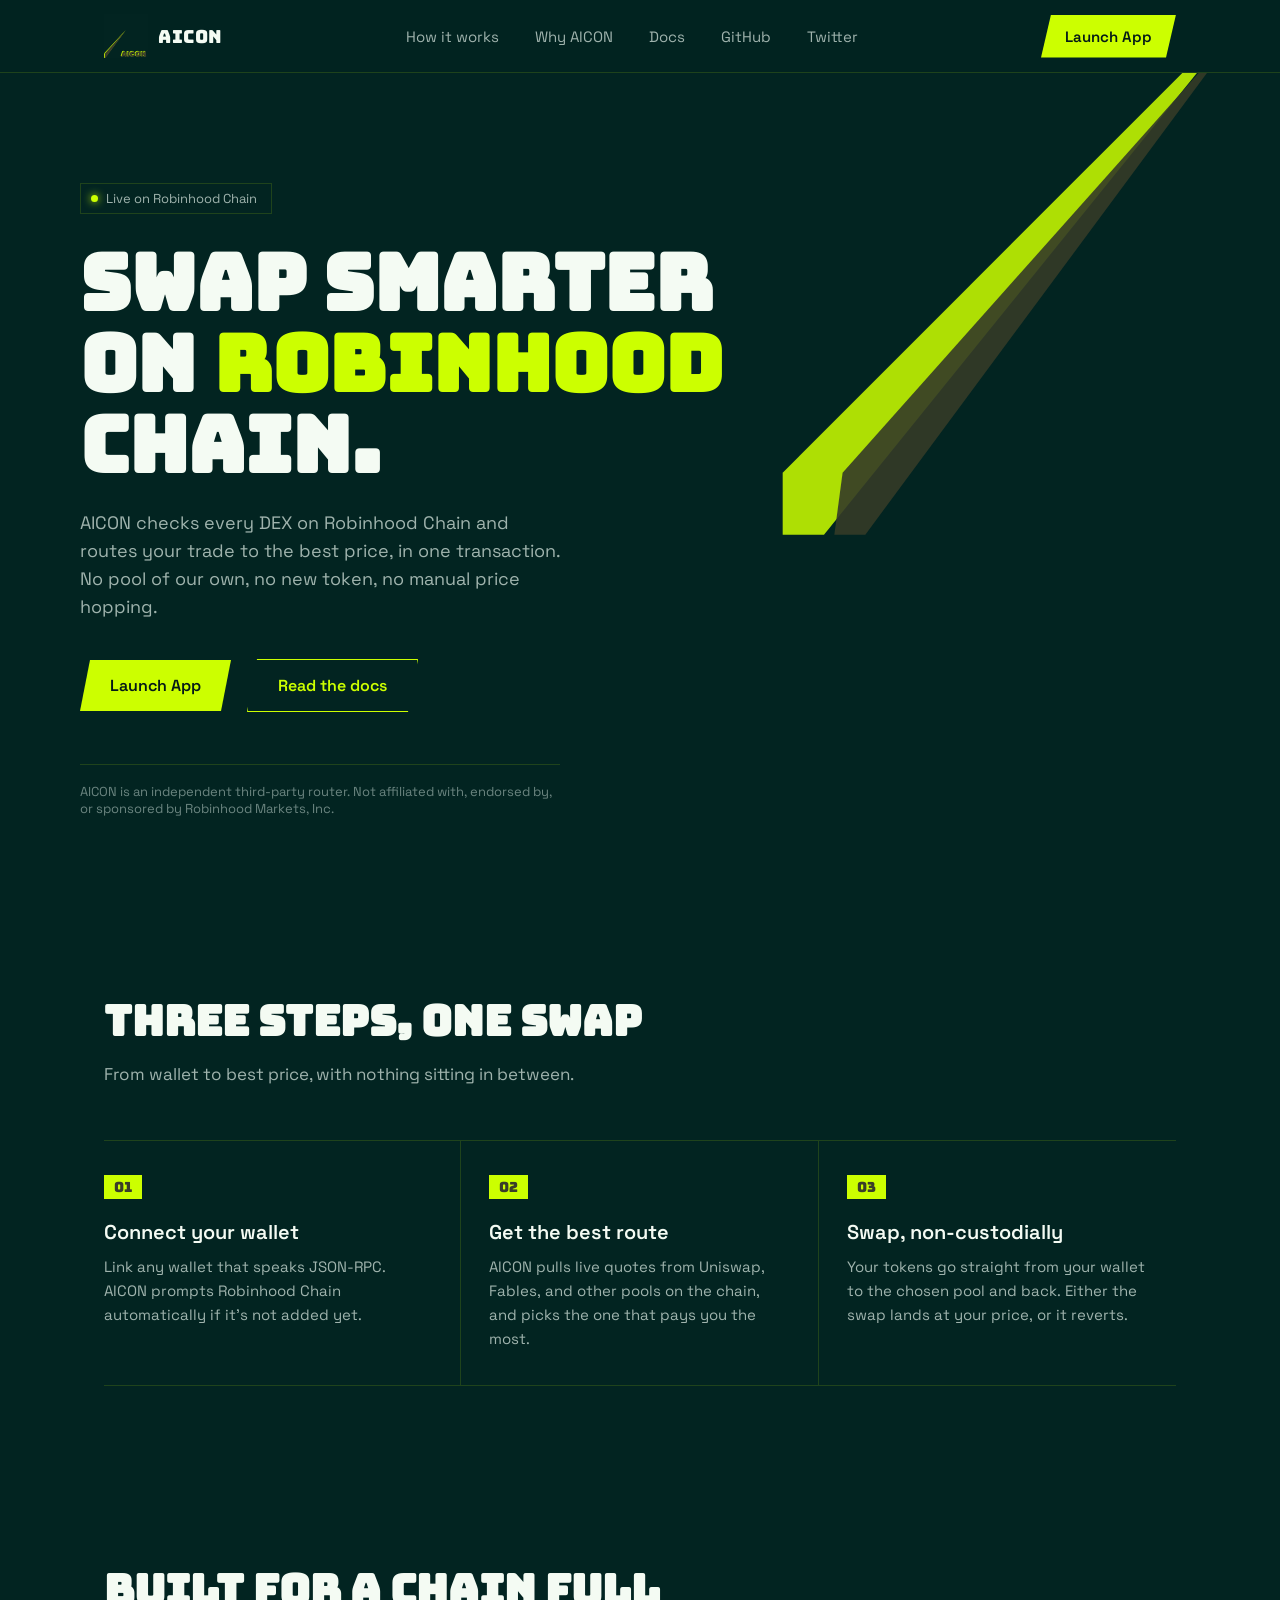
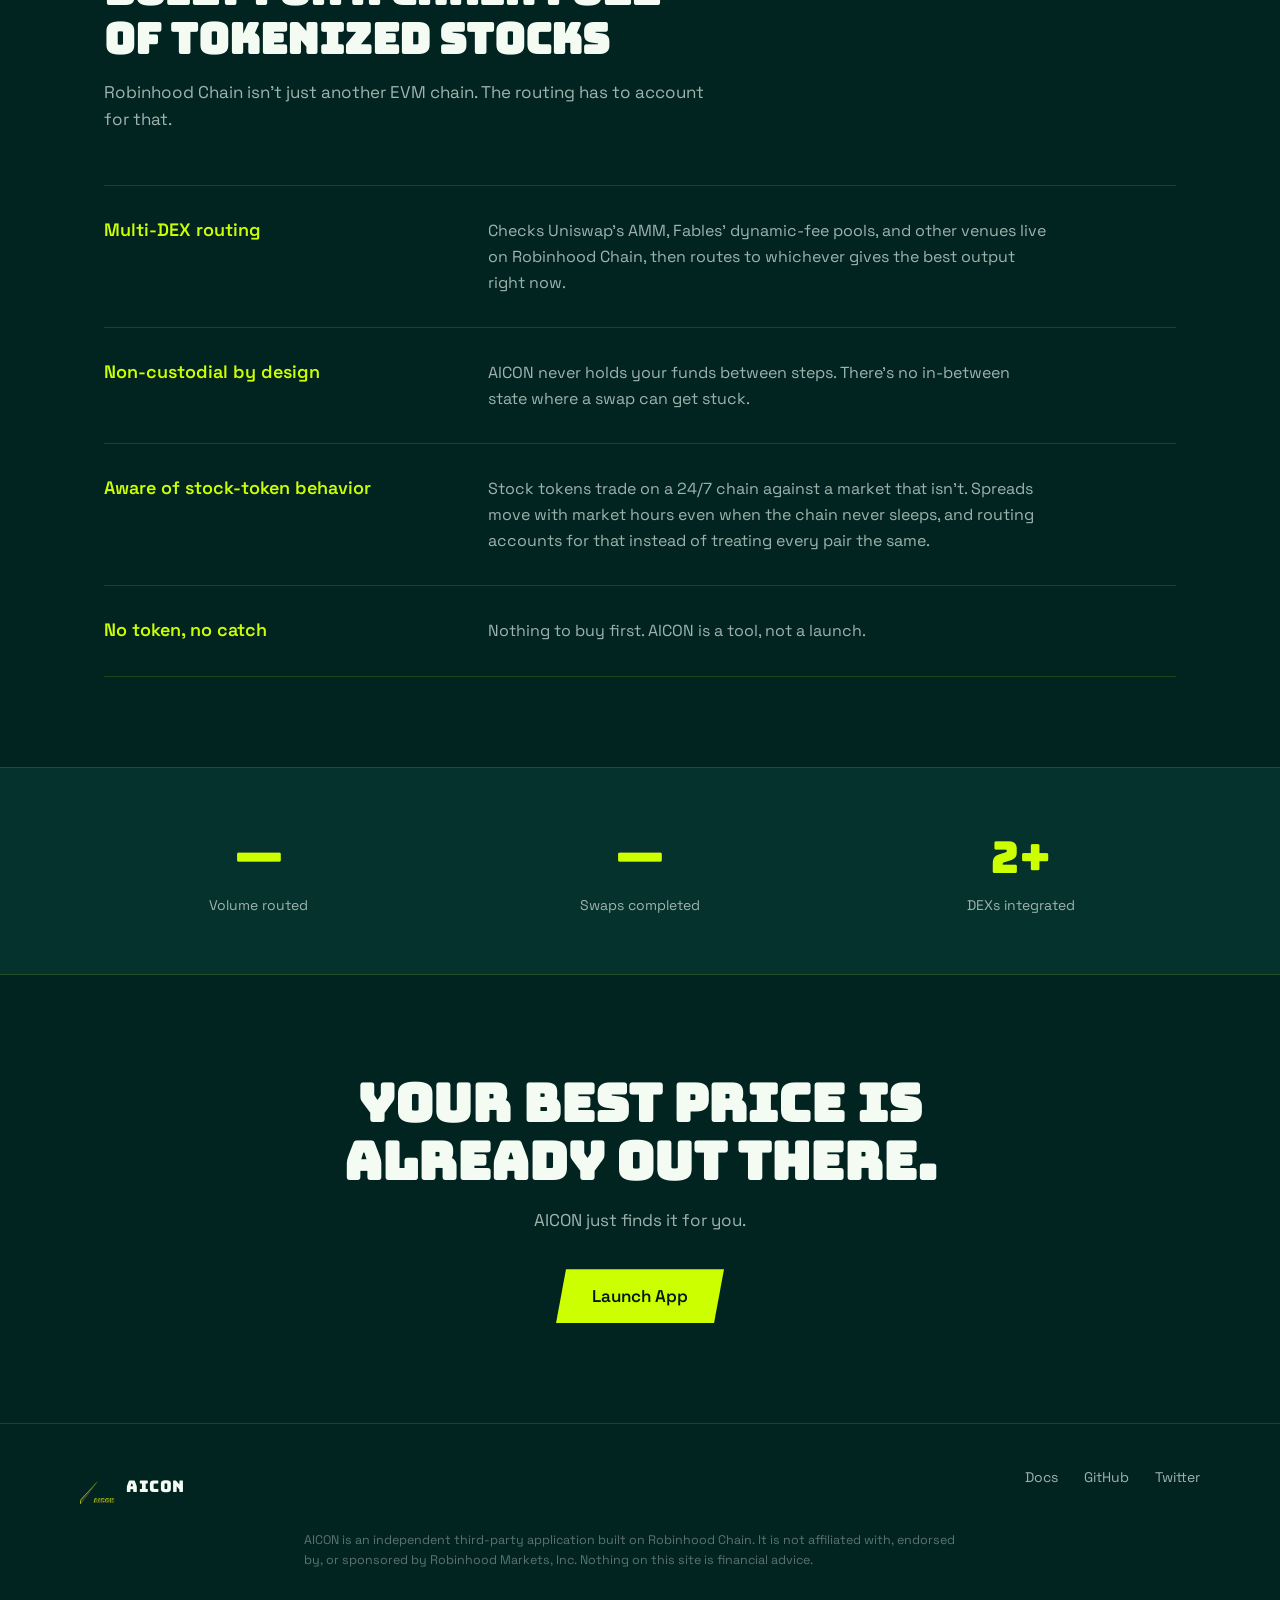
<file: index.html>
<!DOCTYPE html>
<html lang="en">
<head>
<meta charset="UTF-8">
<meta name="viewport" content="width=device-width, initial-scale=1.0">
<title>AICON — Swap smarter on Robinhood Chain</title>
<meta name="description" content="AICON is a non-custodial swap router on Robinhood Chain. It checks every DEX on the chain and routes your trade to the best price, in one transaction.">
<meta property="og:title" content="AICON — Swap smarter on Robinhood Chain">
<meta property="og:description" content="Non-custodial swap router on Robinhood Chain. Best price across every DEX, one transaction.">
<meta property="og:image" content="assets/logo.svg">
<meta name="twitter:card" content="summary_large_image">
<meta name="twitter:site" content="@aicon_hood">
<link rel="icon" type="image/svg+xml" href="assets/logo.svg">
<link rel="preconnect" href="https://fonts.googleapis.com">
<link rel="preconnect" href="https://fonts.gstatic.com" crossorigin>
<link href="https://fonts.googleapis.com/css2?family=Bungee&family=Space+Grotesk:wght@400;500;600;700&display=swap" rel="stylesheet">
<link rel="stylesheet" href="assets/style.css">
</head>
<body>

<header>
  <nav>
    <a href="/" class="logo-mark">
      <img src="assets/logo.svg" alt="AICON logo">
      <span>AICON</span>
    </a>
    <div class="nav-links">
      <a href="#how">How it works</a>
      <a href="#features">Why AICON</a>
      <a href="/docs">Docs</a>
      <a href="https://github.com/aiconhood" target="_blank" rel="noopener">GitHub</a>
      <a href="https://x.com/aicon_hood" target="_blank" rel="noopener">Twitter</a>
    </div>
    <div class="nav-cta">
      <a href="/app" class="btn">Launch App</a>
    </div>
  </nav>
</header>

<section class="hero">
  <div class="hero-bg-streak">
    <svg viewBox="0 0 600 600" fill="none" xmlns="http://www.w3.org/2000/svg">
      <path d="M480 40L60 560H20V500L480 40Z" fill="#CCFF00" fill-opacity="0.95"/>
      <path d="M470 60L100 560H70L78 500L470 60Z" fill="#3A3E29" fill-opacity="0.9"/>
    </svg>
  </div>
  <div class="hero-inner">
    <div class="eyebrow-tag"><span class="dot"></span>Live on Robinhood Chain</div>
    <h1>Swap smarter<br>on <span class="lime">Robinhood</span><br>Chain.</h1>
    <p class="lead">AICON checks every DEX on Robinhood Chain and routes your trade to the best price, in one transaction. No pool of our own, no new token, no manual price hopping.</p>
    <div class="hero-actions">
      <a href="/app" class="btn">Launch App</a>
      <a href="/docs" class="btn btn-outline">Read the docs</a>
    </div>
    <div class="hero-disclaimer">
      AICON is an independent third-party router. Not affiliated with, endorsed by, or sponsored by Robinhood Markets, Inc.
    </div>
  </div>
</section>

<section class="section" id="how">
  <div class="wrap">
    <div class="section-head">
      <h2>Three steps, one swap</h2>
      <p>From wallet to best price, with nothing sitting in between.</p>
    </div>
    <div class="steps">
      <div class="step">
        <span class="step-index">01</span>
        <h3>Connect your wallet</h3>
        <p>Link any wallet that speaks JSON-RPC. AICON prompts Robinhood Chain automatically if it's not added yet.</p>
      </div>
      <div class="step">
        <span class="step-index">02</span>
        <h3>Get the best route</h3>
        <p>AICON pulls live quotes from Uniswap, Fables, and other pools on the chain, and picks the one that pays you the most.</p>
      </div>
      <div class="step">
        <span class="step-index">03</span>
        <h3>Swap, non-custodially</h3>
        <p>Your tokens go straight from your wallet to the chosen pool and back. Either the swap lands at your price, or it reverts.</p>
      </div>
    </div>
  </div>
</section>

<section class="section" id="features">
  <div class="wrap">
    <div class="section-head">
      <h2>Built for a chain full of tokenized stocks</h2>
      <p>Robinhood Chain isn't just another EVM chain. The routing has to account for that.</p>
    </div>
    <div class="feature-list">
      <div class="feature-row">
        <h3>Multi-DEX routing</h3>
        <p>Checks Uniswap's AMM, Fables' dynamic-fee pools, and other venues live on Robinhood Chain, then routes to whichever gives the best output right now.</p>
      </div>
      <div class="feature-row">
        <h3>Non-custodial by design</h3>
        <p>AICON never holds your funds between steps. There's no in-between state where a swap can get stuck.</p>
      </div>
      <div class="feature-row">
        <h3>Aware of stock-token behavior</h3>
        <p>Stock tokens trade on a 24/7 chain against a market that isn't. Spreads move with market hours even when the chain never sleeps, and routing accounts for that instead of treating every pair the same.</p>
      </div>
      <div class="feature-row">
        <h3>No token, no catch</h3>
        <p>Nothing to buy first. AICON is a tool, not a launch.</p>
      </div>
    </div>
  </div>
</section>

<section class="stats-band">
  <div class="stats-grid">
    <div>
      <div class="stat-num">—</div>
      <div class="stat-label">Volume routed</div>
    </div>
    <div>
      <div class="stat-num">—</div>
      <div class="stat-label">Swaps completed</div>
    </div>
    <div>
      <div class="stat-num">2+</div>
      <div class="stat-label">DEXs integrated</div>
    </div>
  </div>
</section>

<section class="final-cta">
  <h2>Your best price is already <span class="lime" style="font-family:'Bungee',cursive;">out there</span>.</h2>
  <p style="color:var(--dim); margin-top:18px; font-size:17px;">AICON just finds it for you.</p>
  <a href="/app" class="btn">Launch App</a>
</section>

<footer>
  <div class="footer-inner">
    <a href="/" class="logo-mark">
      <img src="assets/logo.svg" alt="AICON logo" style="height:36px; width:36px;">
      <span style="font-size:16px;">AICON</span>
    </a>
    <div class="footer-links">
      <a href="/docs">Docs</a>
      <a href="https://github.com/aiconhood" target="_blank" rel="noopener">GitHub</a>
      <a href="https://x.com/aicon_hood" target="_blank" rel="noopener">Twitter</a>
    </div>
  </div>
  <div class="footer-disclaimer wrap">
    AICON is an independent third-party application built on Robinhood Chain. It is not affiliated with, endorsed by, or sponsored by Robinhood Markets, Inc. Nothing on this site is financial advice.
  </div>
</footer>

</body>
</html>
</file>
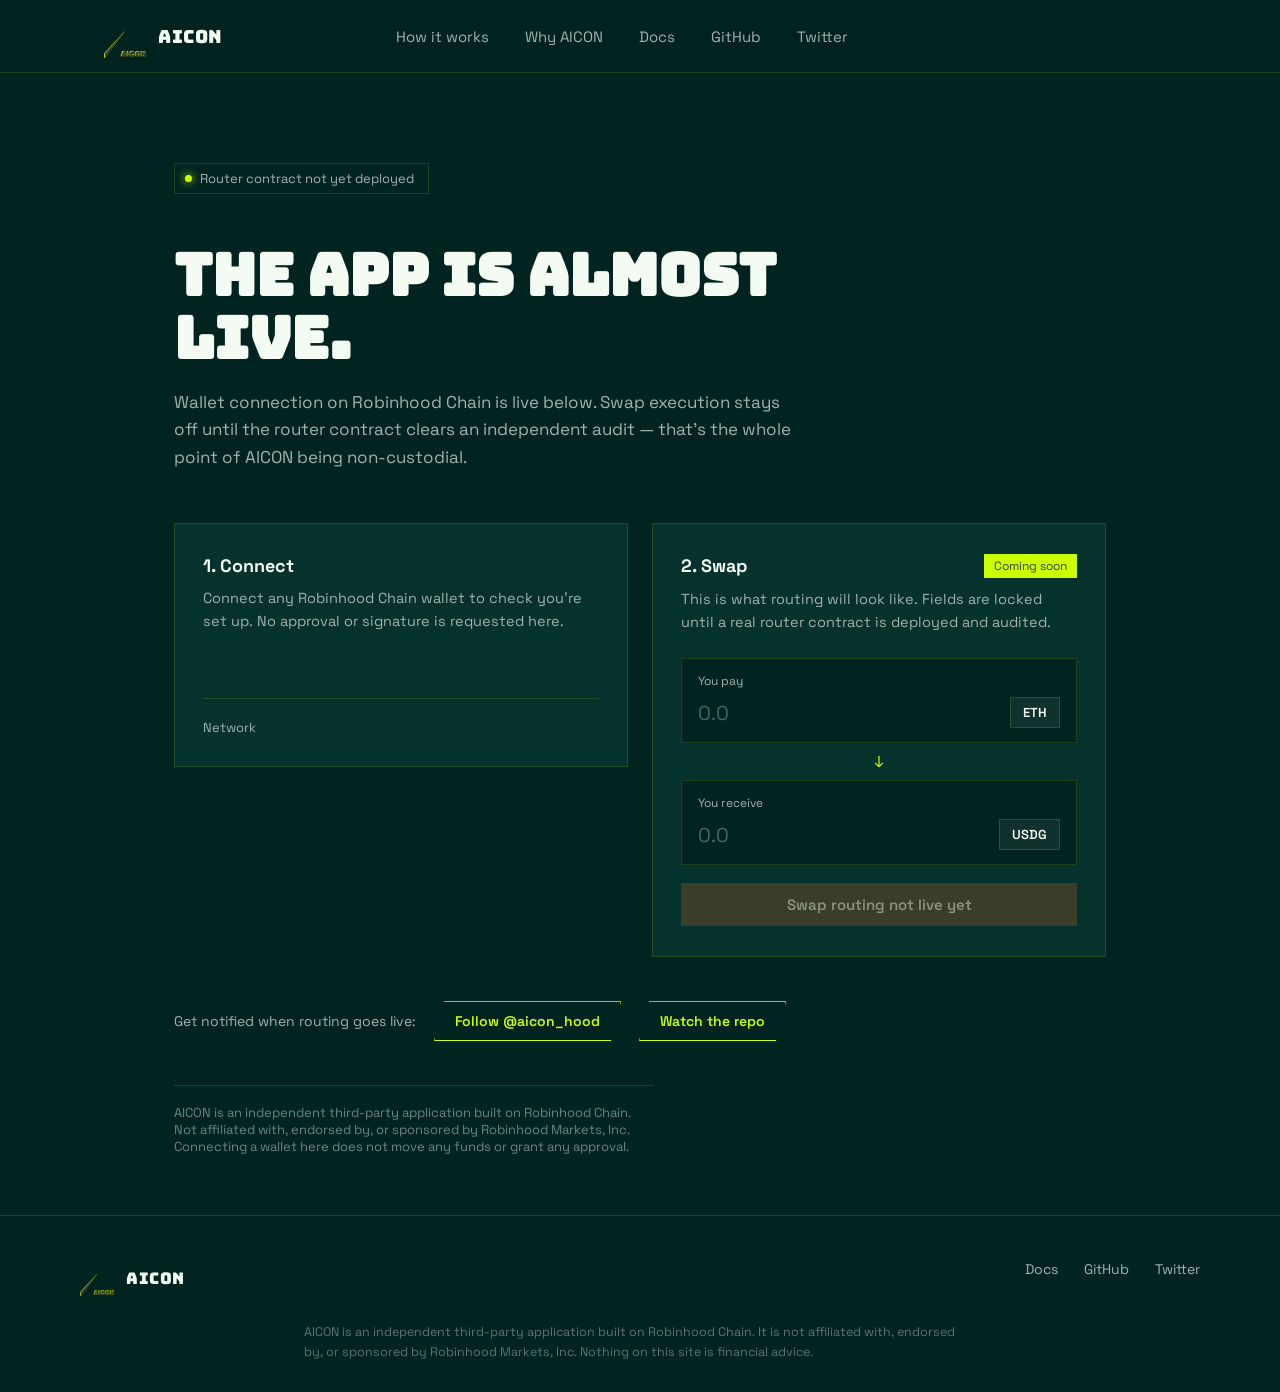
<file: app.html>
<!DOCTYPE html>
<html lang="en">
<head>
<meta charset="UTF-8">
<meta name="viewport" content="width=device-width, initial-scale=1.0">
<title>Launch App — AICON</title>
<meta name="description" content="Connect a wallet to AICON. Swap routing opens on Robinhood Chain once the router contract is audited.">
<link rel="icon" type="image/svg+xml" href="assets/logo.svg">
<link rel="preconnect" href="https://fonts.googleapis.com">
<link rel="preconnect" href="https://fonts.gstatic.com" crossorigin>
<link href="https://fonts.googleapis.com/css2?family=Bungee&family=Space+Grotesk:wght@400;500;600;700&display=swap" rel="stylesheet">
<link rel="stylesheet" href="assets/style.css">
<link rel="stylesheet" href="assets/app.css">
</head>
<body>

<header>
  <nav>
    <a href="/" class="logo-mark">
      <img src="assets/logo.svg" alt="AICON logo">
      <span>AICON</span>
    </a>
    <div class="nav-links">
      <a href="/#how">How it works</a>
      <a href="/#features">Why AICON</a>
      <a href="/docs">Docs</a>
      <a href="https://github.com/aiconhood" target="_blank" rel="noopener">GitHub</a>
      <a href="https://x.com/aicon_hood" target="_blank" rel="noopener">Twitter</a>
    </div>
    <div class="nav-cta">
      <appkit-button balance="hide"></appkit-button>
    </div>
  </nav>
</header>

<section class="app-shell">
  <div class="wrap app-shell-inner">

    <div class="eyebrow-tag"><span class="dot"></span>Router contract not yet deployed</div>
    <h1 class="app-title">The app is <span class="lime">almost</span> live.</h1>
    <p class="app-lead">Wallet connection on Robinhood Chain is live below. Swap execution stays off until the router contract clears an independent audit — that's the whole point of AICON being non-custodial.</p>

    <div class="app-grid">

      <div class="panel connect-panel">
        <h2>1. Connect</h2>
        <p class="panel-sub">Connect any Robinhood Chain wallet to check you're set up. No approval or signature is requested here.</p>
        <div id="connect-slot" class="connect-slot">
          <appkit-button size="md"></appkit-button>
        </div>
        <div id="network-row" class="network-row" hidden>
          <span class="net-label">Network</span>
          <appkit-network-button></appkit-network-button>
        </div>
        <div id="wrong-network" class="callout-warn" hidden>
          You're connected on a different network. Switch to <strong>Robinhood Chain</strong> to continue.
        </div>
      </div>

      <div class="panel swap-panel disabled-panel">
        <div class="panel-header-row">
          <h2>2. Swap</h2>
          <span class="status-pill">Coming soon</span>
        </div>
        <p class="panel-sub">This is what routing will look like. Fields are locked until a real router contract is deployed and audited.</p>

        <div class="swap-mock">
          <div class="swap-field">
            <label>You pay</label>
            <div class="swap-field-row">
              <input type="text" placeholder="0.0" disabled>
              <span class="token-pill">ETH</span>
            </div>
          </div>
          <div class="swap-arrow" aria-hidden="true">↓</div>
          <div class="swap-field">
            <label>You receive</label>
            <div class="swap-field-row">
              <input type="text" placeholder="0.0" disabled>
              <span class="token-pill">USDG</span>
            </div>
          </div>
          <button class="btn btn-disabled" disabled>Swap routing not live yet</button>
        </div>
      </div>

    </div>

    <div class="follow-row">
      <span>Get notified when routing goes live:</span>
      <a href="https://x.com/aicon_hood" target="_blank" rel="noopener" class="btn btn-outline">Follow @aicon_hood</a>
      <a href="https://github.com/aiconhood" target="_blank" rel="noopener" class="btn btn-outline">Watch the repo</a>
    </div>

    <div class="hero-disclaimer app-disclaimer">
      AICON is an independent third-party application built on Robinhood Chain. Not affiliated with, endorsed by, or sponsored by Robinhood Markets, Inc. Connecting a wallet here does not move any funds or grant any approval.
    </div>
  </div>
</section>

<footer>
  <div class="footer-inner">
    <a href="/" class="logo-mark">
      <img src="assets/logo.svg" alt="AICON logo" style="height:36px; width:36px;">
      <span style="font-size:16px;">AICON</span>
    </a>
    <div class="footer-links">
      <a href="/docs">Docs</a>
      <a href="https://github.com/aiconhood" target="_blank" rel="noopener">GitHub</a>
      <a href="https://x.com/aicon_hood" target="_blank" rel="noopener">Twitter</a>
    </div>
  </div>
  <div class="footer-disclaimer wrap">
    AICON is an independent third-party application built on Robinhood Chain. It is not affiliated with, endorsed by, or sponsored by Robinhood Markets, Inc. Nothing on this site is financial advice.
  </div>
</footer>

<script type="module" src="assets/app.js"></script>

</body>
</html>
</file>
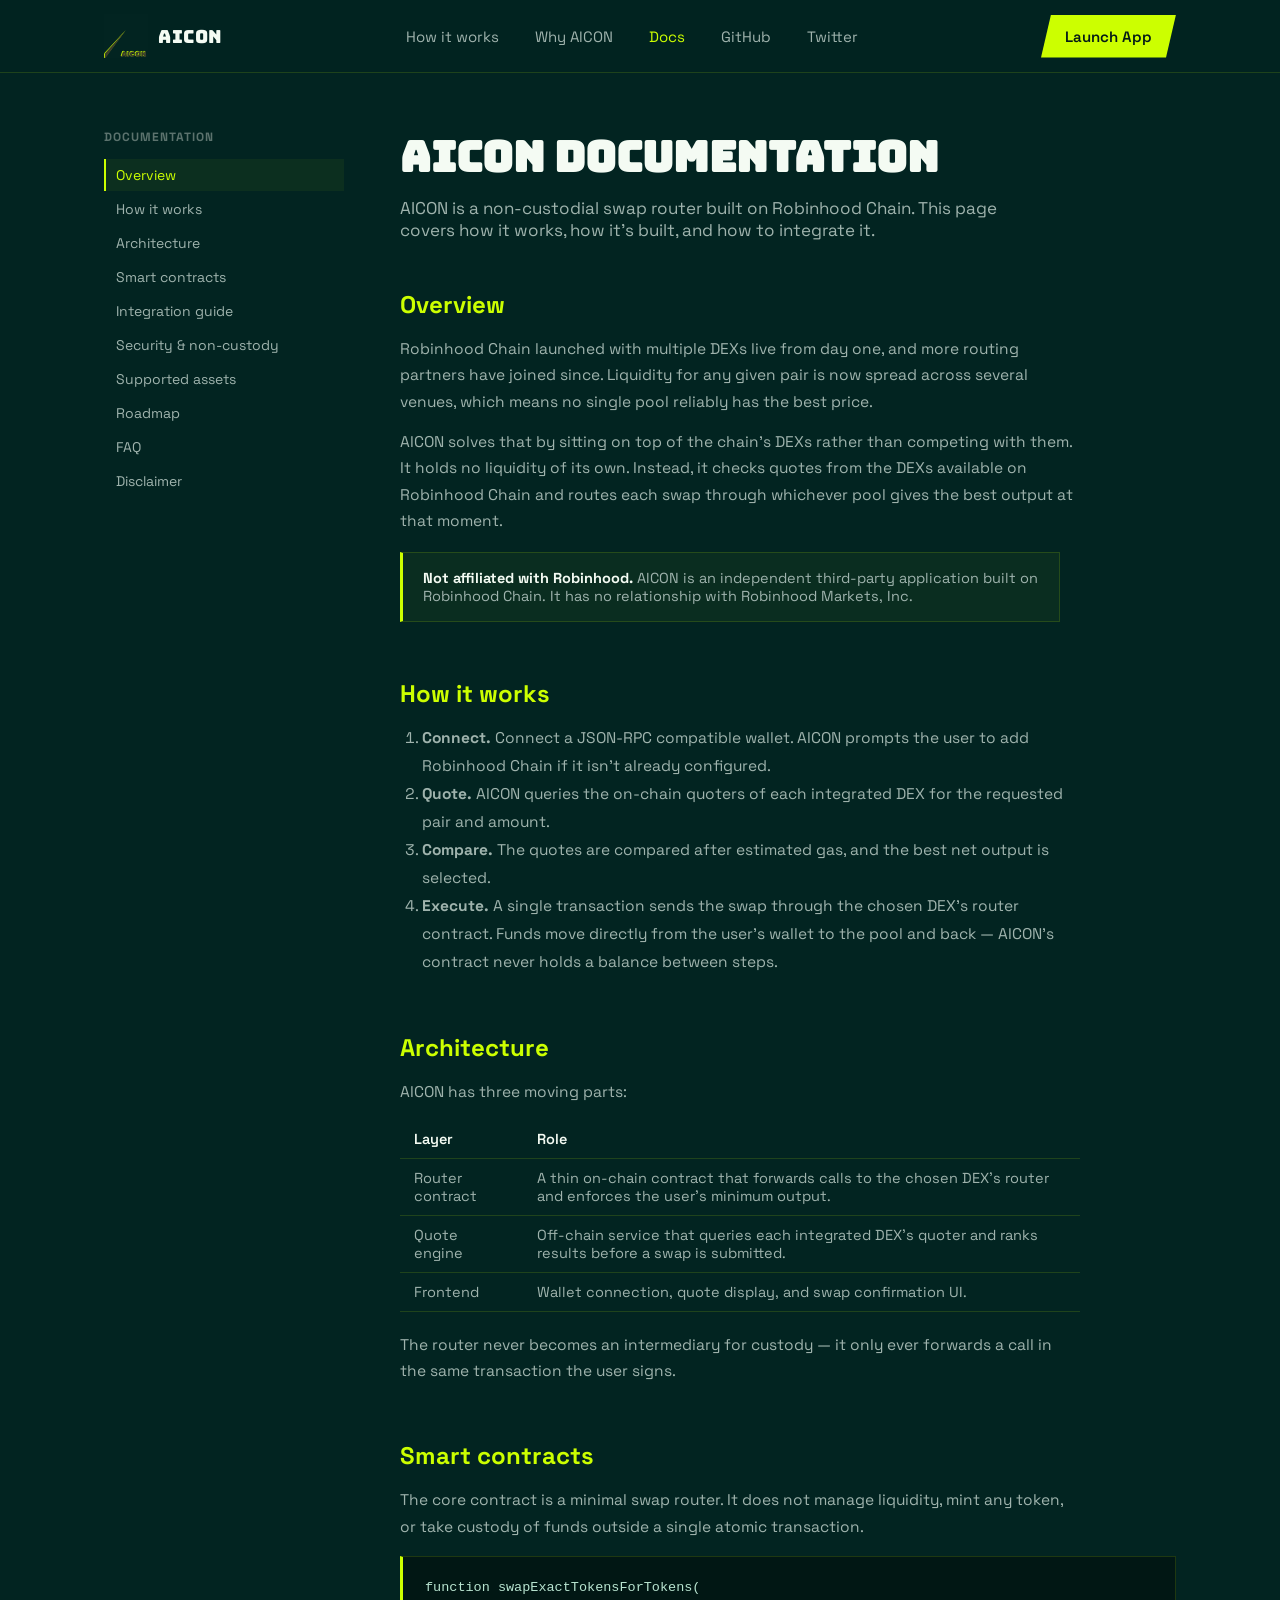
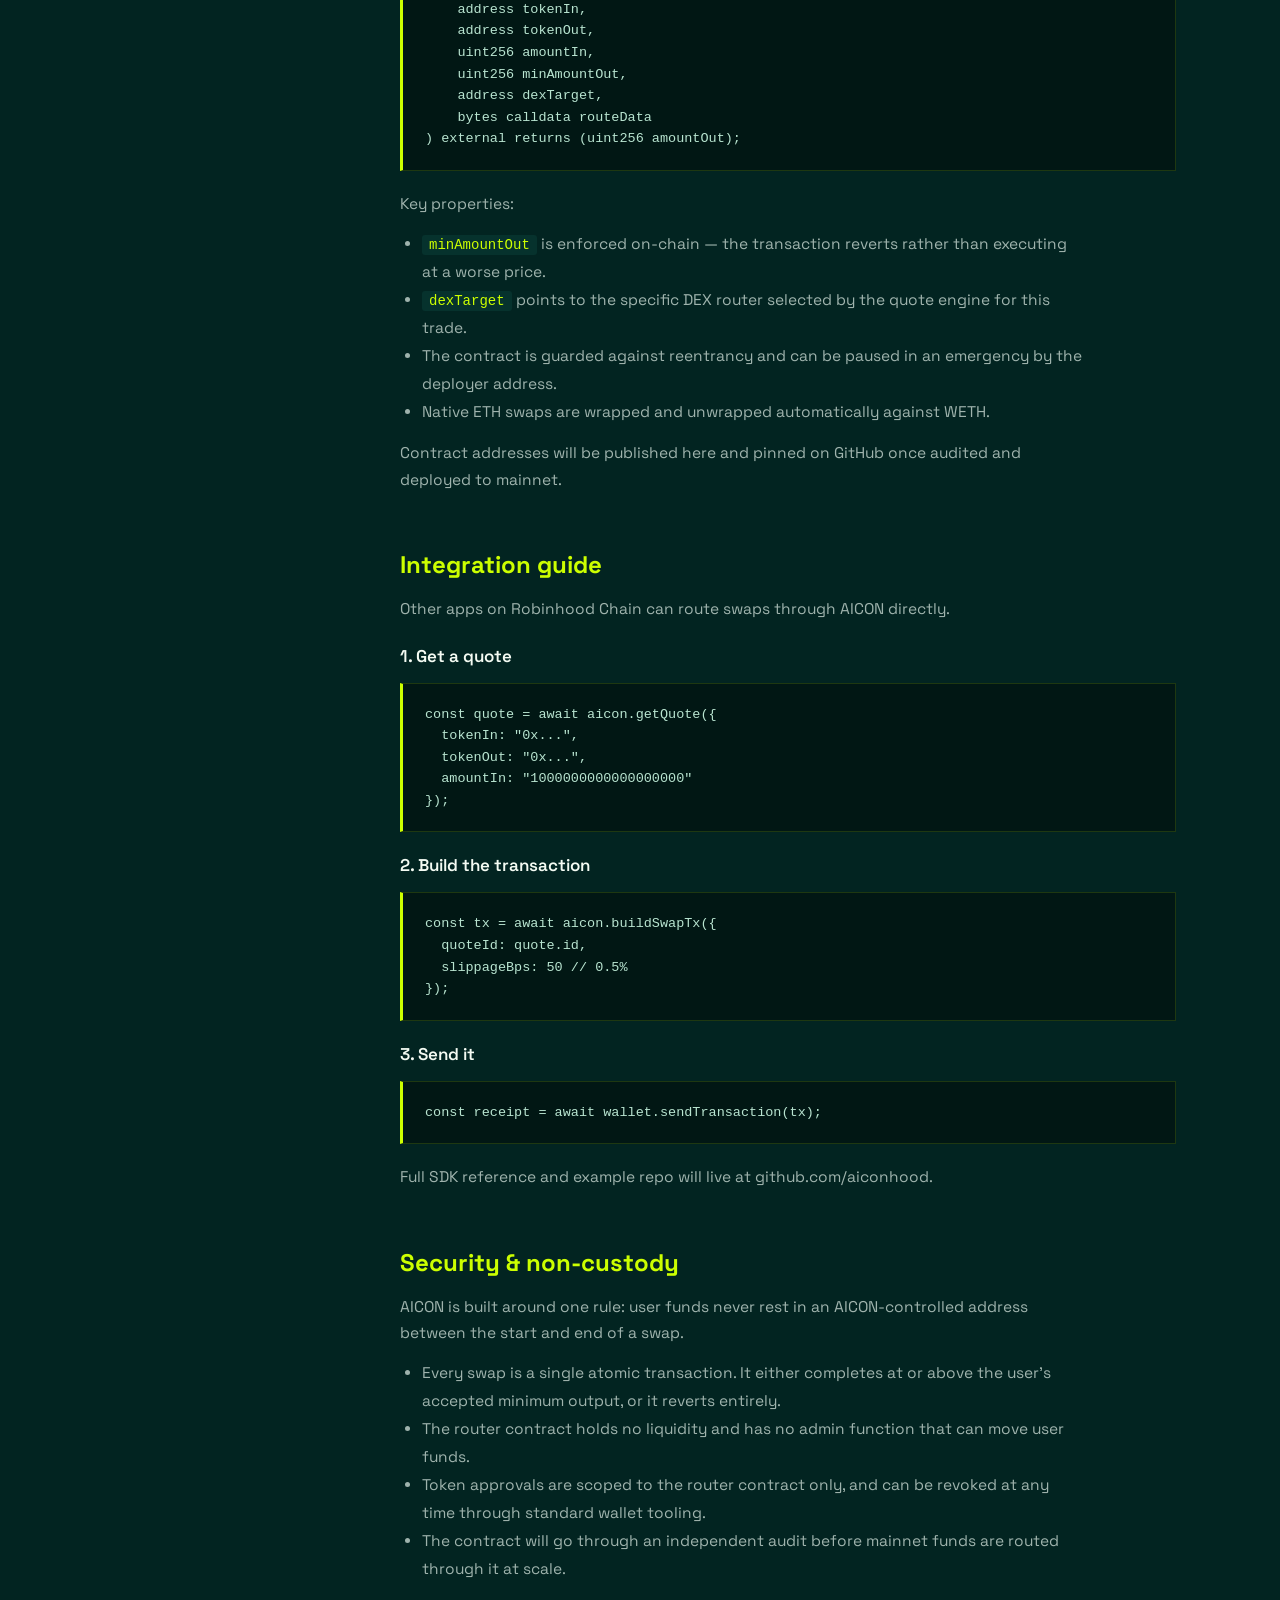
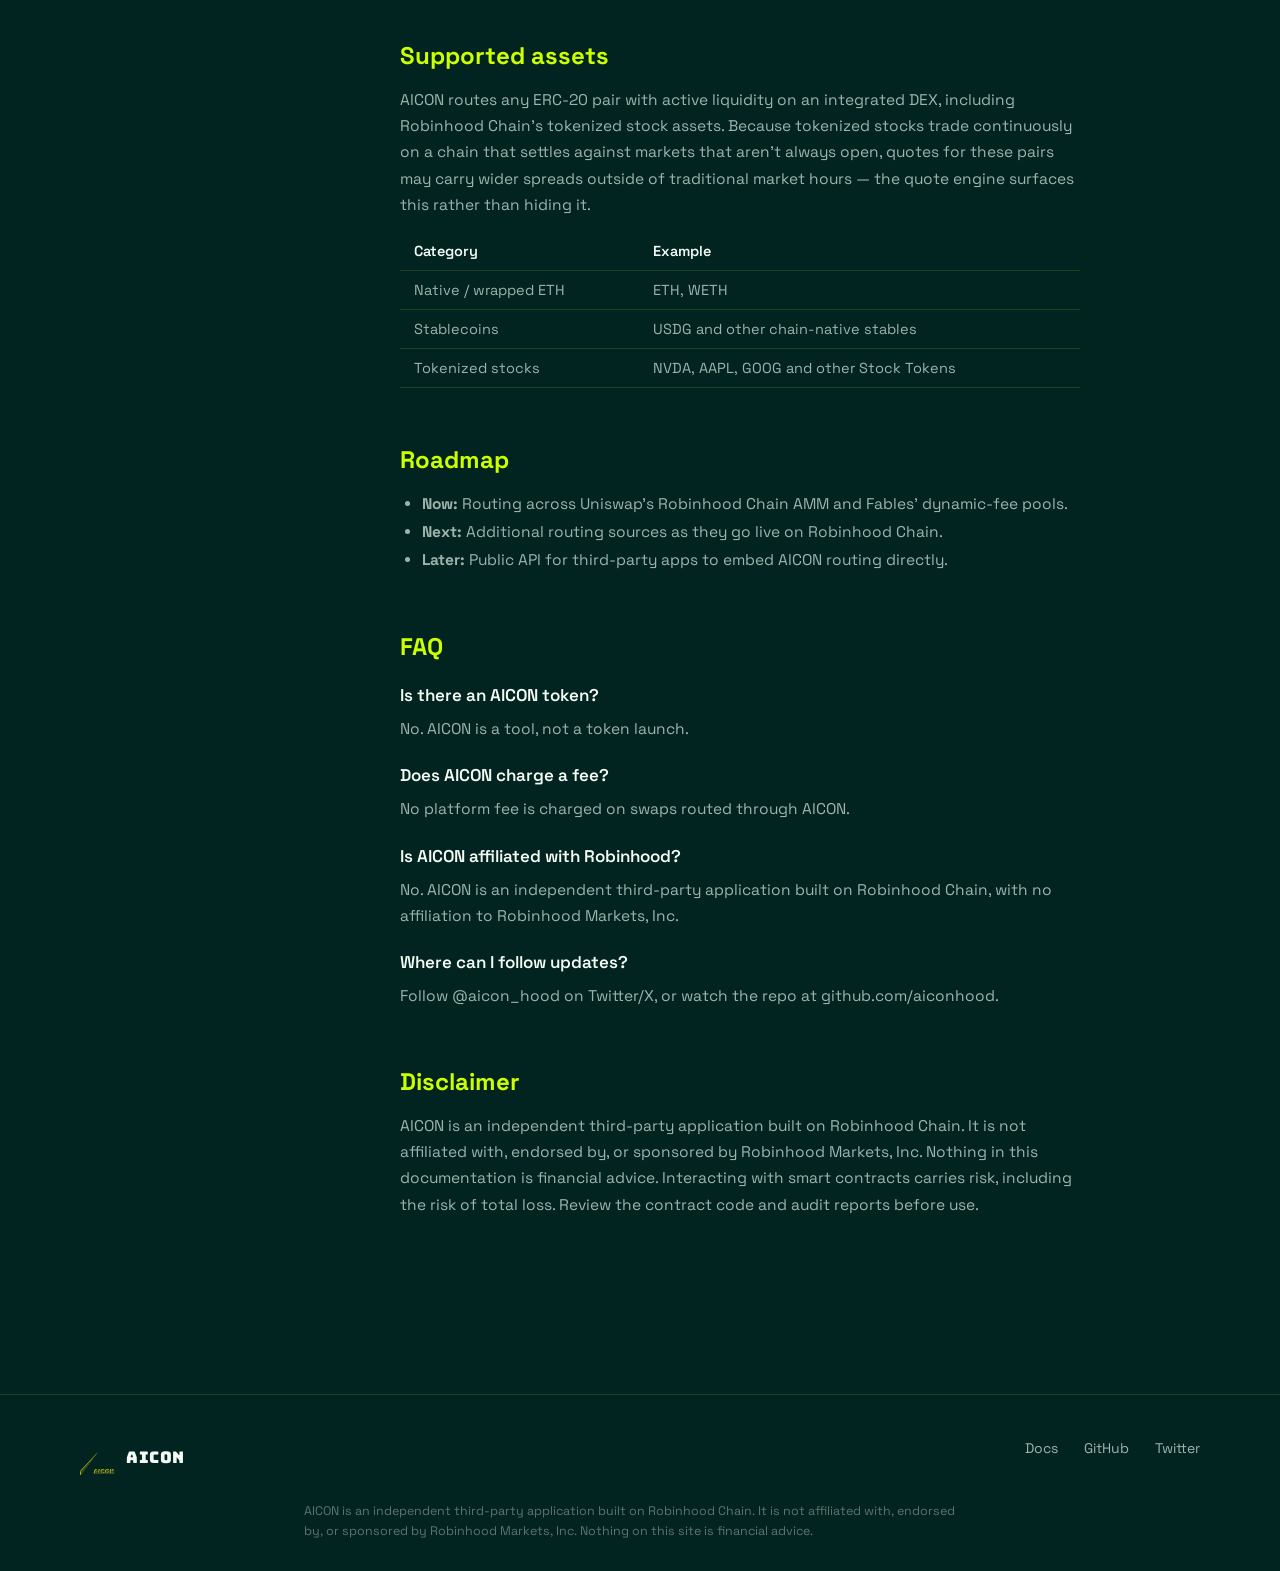
<file: docs.html>
<!DOCTYPE html>
<html lang="en">
<head>
<meta charset="UTF-8">
<meta name="viewport" content="width=device-width, initial-scale=1.0">
<title>Docs — AICON</title>
<meta name="description" content="AICON documentation: how the router works, architecture, integration, and security model.">
<link rel="icon" type="image/svg+xml" href="assets/logo.svg">
<link rel="preconnect" href="https://fonts.googleapis.com">
<link rel="preconnect" href="https://fonts.gstatic.com" crossorigin>
<link href="https://fonts.googleapis.com/css2?family=Bungee&family=Space+Grotesk:wght@400;500;600;700&display=swap" rel="stylesheet">
<link rel="stylesheet" href="assets/style.css">
</head>
<body>

<header>
  <nav>
    <a href="/" class="logo-mark">
      <img src="assets/logo.svg" alt="AICON logo">
      <span>AICON</span>
    </a>
    <div class="nav-links">
      <a href="/#how">How it works</a>
      <a href="/#features">Why AICON</a>
      <a href="/docs" class="active">Docs</a>
      <a href="https://github.com/aiconhood" target="_blank" rel="noopener">GitHub</a>
      <a href="https://x.com/aicon_hood" target="_blank" rel="noopener">Twitter</a>
    </div>
    <div class="nav-cta">
      <a href="/app" class="btn">Launch App</a>
    </div>
  </nav>
</header>

<div class="docs-body">
  <aside class="docs-nav">
    <h4>Documentation</h4>
    <ul id="doc-toc">
      <li><a href="#overview">Overview</a></li>
      <li><a href="#how-it-works">How it works</a></li>
      <li><a href="#architecture">Architecture</a></li>
      <li><a href="#contracts">Smart contracts</a></li>
      <li><a href="#integration">Integration guide</a></li>
      <li><a href="#security">Security &amp; non-custody</a></li>
      <li><a href="#supported-assets">Supported assets</a></li>
      <li><a href="#roadmap">Roadmap</a></li>
      <li><a href="#faq">FAQ</a></li>
      <li><a href="#disclaimer">Disclaimer</a></li>
    </ul>
  </aside>

  <main class="docs-content">
    <h1>AICON Documentation</h1>
    <p class="intro">AICON is a non-custodial swap router built on Robinhood Chain. This page covers how it works, how it's built, and how to integrate it.</p>

    <section class="doc-section" id="overview">
      <h2>Overview</h2>
      <p>Robinhood Chain launched with multiple DEXs live from day one, and more routing partners have joined since. Liquidity for any given pair is now spread across several venues, which means no single pool reliably has the best price.</p>
      <p>AICON solves that by sitting on top of the chain's DEXs rather than competing with them. It holds no liquidity of its own. Instead, it checks quotes from the DEXs available on Robinhood Chain and routes each swap through whichever pool gives the best output at that moment.</p>
      <div class="callout"><strong>Not affiliated with Robinhood.</strong> AICON is an independent third-party application built on Robinhood Chain. It has no relationship with Robinhood Markets, Inc.</div>
    </section>

    <section class="doc-section" id="how-it-works">
      <h2>How it works</h2>
      <ol>
        <li><strong>Connect.</strong> Connect a JSON-RPC compatible wallet. AICON prompts the user to add Robinhood Chain if it isn't already configured.</li>
        <li><strong>Quote.</strong> AICON queries the on-chain quoters of each integrated DEX for the requested pair and amount.</li>
        <li><strong>Compare.</strong> The quotes are compared after estimated gas, and the best net output is selected.</li>
        <li><strong>Execute.</strong> A single transaction sends the swap through the chosen DEX's router contract. Funds move directly from the user's wallet to the pool and back &mdash; AICON's contract never holds a balance between steps.</li>
      </ol>
    </section>

    <section class="doc-section" id="architecture">
      <h2>Architecture</h2>
      <p>AICON has three moving parts:</p>
      <table class="doc-table">
        <tr><th>Layer</th><th>Role</th></tr>
        <tr><td>Router contract</td><td>A thin on-chain contract that forwards calls to the chosen DEX's router and enforces the user's minimum output.</td></tr>
        <tr><td>Quote engine</td><td>Off-chain service that queries each integrated DEX's quoter and ranks results before a swap is submitted.</td></tr>
        <tr><td>Frontend</td><td>Wallet connection, quote display, and swap confirmation UI.</td></tr>
      </table>
      <p>The router never becomes an intermediary for custody &mdash; it only ever forwards a call in the same transaction the user signs.</p>
    </section>

    <section class="doc-section" id="contracts">
      <h2>Smart contracts</h2>
      <p>The core contract is a minimal swap router. It does not manage liquidity, mint any token, or take custody of funds outside a single atomic transaction.</p>
      <div class="code-block"><pre>function swapExactTokensForTokens(
    address tokenIn,
    address tokenOut,
    uint256 amountIn,
    uint256 minAmountOut,
    address dexTarget,
    bytes calldata routeData
) external returns (uint256 amountOut);</pre></div>
      <p>Key properties:</p>
      <ul>
        <li><code>minAmountOut</code> is enforced on-chain &mdash; the transaction reverts rather than executing at a worse price.</li>
        <li><code>dexTarget</code> points to the specific DEX router selected by the quote engine for this trade.</li>
        <li>The contract is guarded against reentrancy and can be paused in an emergency by the deployer address.</li>
        <li>Native ETH swaps are wrapped and unwrapped automatically against WETH.</li>
      </ul>
      <p>Contract addresses will be published here and pinned on <a href="https://github.com/aiconhood" target="_blank" rel="noopener">GitHub</a> once audited and deployed to mainnet.</p>
    </section>

    <section class="doc-section" id="integration">
      <h2>Integration guide</h2>
      <p>Other apps on Robinhood Chain can route swaps through AICON directly.</p>
      <h3>1. Get a quote</h3>
      <div class="code-block"><pre>const quote = await aicon.getQuote({
  tokenIn: "0x...",
  tokenOut: "0x...",
  amountIn: "1000000000000000000"
});</pre></div>
      <h3>2. Build the transaction</h3>
      <div class="code-block"><pre>const tx = await aicon.buildSwapTx({
  quoteId: quote.id,
  slippageBps: 50 // 0.5%
});</pre></div>
      <h3>3. Send it</h3>
      <div class="code-block"><pre>const receipt = await wallet.sendTransaction(tx);</pre></div>
      <p>Full SDK reference and example repo will live at <a href="https://github.com/aiconhood" target="_blank" rel="noopener">github.com/aiconhood</a>.</p>
    </section>

    <section class="doc-section" id="security">
      <h2>Security &amp; non-custody</h2>
      <p>AICON is built around one rule: user funds never rest in an AICON-controlled address between the start and end of a swap.</p>
      <ul>
        <li>Every swap is a single atomic transaction. It either completes at or above the user's accepted minimum output, or it reverts entirely.</li>
        <li>The router contract holds no liquidity and has no admin function that can move user funds.</li>
        <li>Token approvals are scoped to the router contract only, and can be revoked at any time through standard wallet tooling.</li>
        <li>The contract will go through an independent audit before mainnet funds are routed through it at scale.</li>
      </ul>
    </section>

    <section class="doc-section" id="supported-assets">
      <h2>Supported assets</h2>
      <p>AICON routes any ERC-20 pair with active liquidity on an integrated DEX, including Robinhood Chain's tokenized stock assets. Because tokenized stocks trade continuously on a chain that settles against markets that aren't always open, quotes for these pairs may carry wider spreads outside of traditional market hours &mdash; the quote engine surfaces this rather than hiding it.</p>
      <table class="doc-table">
        <tr><th>Category</th><th>Example</th></tr>
        <tr><td>Native / wrapped ETH</td><td>ETH, WETH</td></tr>
        <tr><td>Stablecoins</td><td>USDG and other chain-native stables</td></tr>
        <tr><td>Tokenized stocks</td><td>NVDA, AAPL, GOOG and other Stock Tokens</td></tr>
      </table>
    </section>

    <section class="doc-section" id="roadmap">
      <h2>Roadmap</h2>
      <ul>
        <li><strong>Now:</strong> Routing across Uniswap's Robinhood Chain AMM and Fables' dynamic-fee pools.</li>
        <li><strong>Next:</strong> Additional routing sources as they go live on Robinhood Chain.</li>
        <li><strong>Later:</strong> Public API for third-party apps to embed AICON routing directly.</li>
      </ul>
    </section>

    <section class="doc-section" id="faq">
      <h2>FAQ</h2>
      <h3>Is there an AICON token?</h3>
      <p>No. AICON is a tool, not a token launch.</p>
      <h3>Does AICON charge a fee?</h3>
      <p>No platform fee is charged on swaps routed through AICON.</p>
      <h3>Is AICON affiliated with Robinhood?</h3>
      <p>No. AICON is an independent third-party application built on Robinhood Chain, with no affiliation to Robinhood Markets, Inc.</p>
      <h3>Where can I follow updates?</h3>
      <p>Follow <a href="https://x.com/aicon_hood" target="_blank" rel="noopener">@aicon_hood</a> on Twitter/X, or watch the repo at <a href="https://github.com/aiconhood" target="_blank" rel="noopener">github.com/aiconhood</a>.</p>
    </section>

    <section class="doc-section" id="disclaimer">
      <h2>Disclaimer</h2>
      <p>AICON is an independent third-party application built on Robinhood Chain. It is not affiliated with, endorsed by, or sponsored by Robinhood Markets, Inc. Nothing in this documentation is financial advice. Interacting with smart contracts carries risk, including the risk of total loss. Review the contract code and audit reports before use.</p>
    </section>
  </main>
</div>

<footer>
  <div class="footer-inner">
    <a href="/" class="logo-mark">
      <img src="assets/logo.svg" alt="AICON logo" style="height:36px; width:36px;">
      <span style="font-size:16px;">AICON</span>
    </a>
    <div class="footer-links">
      <a href="/docs">Docs</a>
      <a href="https://github.com/aiconhood" target="_blank" rel="noopener">GitHub</a>
      <a href="https://x.com/aicon_hood" target="_blank" rel="noopener">Twitter</a>
    </div>
  </div>
  <div class="footer-disclaimer wrap">
    AICON is an independent third-party application built on Robinhood Chain. It is not affiliated with, endorsed by, or sponsored by Robinhood Markets, Inc. Nothing on this site is financial advice.
  </div>
</footer>

<script>
  const links = document.querySelectorAll('#doc-toc a');
  const sections = Array.from(document.querySelectorAll('.doc-section'));
  const setActive = () => {
    let current = sections[0].id;
    for (const s of sections){
      if (window.scrollY + 120 >= s.offsetTop) current = s.id;
    }
    links.forEach(l => l.classList.toggle('active', l.getAttribute('href') === '#' + current));
  };
  window.addEventListener('scroll', setActive);
  setActive();
</script>

</body>
</html>
</file>
<file: assets/style.css>
:root{
  --bg: #022421;
  --lime: #CCFF00;
  --olive: #3A3E29;
  --white: #F4FBF3;
  --dim: #9FB3AD;
  --card: #06322D;
  --line: rgba(204,255,0,0.14);
}
*{ box-sizing: border-box; margin:0; padding:0; }
html{ scroll-behavior: smooth; }
body{
  background: var(--bg);
  color: var(--white);
  font-family: 'Space Grotesk', sans-serif;
  overflow-x: hidden;
  -webkit-font-smoothing: antialiased;
}
a{ color: inherit; text-decoration:none; }
img{ display:block; max-width:100%; }
.wrap{ max-width: 1120px; margin: 0 auto; padding: 0 24px; }

/* ---------- sticker text effect (for text we set ourselves, not the logo) ---------- */
.sticker{
  font-family: 'Bungee', cursive;
  position: relative;
  display: inline-block;
  line-height: 1;
  color: var(--lime);
  letter-spacing: 0.5px;
}
.sticker::before{
  content: attr(data-text);
  position: absolute;
  left: 5px;
  top: 6px;
  color: var(--olive);
  z-index: -1;
}

/* ---------- navbar ---------- */
header{
  position: sticky; top:0; z-index: 50;
  background: rgba(2,36,33,0.86);
  backdrop-filter: blur(10px);
  border-bottom: 1px solid var(--line);
}
nav{
  display:flex; align-items:center; justify-content:space-between;
  padding: 14px 24px;
  max-width: 1120px; margin: 0 auto;
}
.logo-mark{ display:flex; align-items:center; gap:10px; }
.logo-mark img{ height: 44px; width: 44px; }
.logo-mark span{ font-family:'Bungee', cursive; font-size: 18px; color: var(--white); letter-spacing: 0.5px; }
.nav-links{ display:flex; gap: 36px; align-items:center; }
.nav-links a{ font-size: 15px; color: var(--dim); transition: color .2s; }
.nav-links a:hover{ color: var(--lime); }
.nav-links a.active{ color: var(--lime); }
.btn{
  display:inline-flex; align-items:center; justify-content:center;
  font-family:'Space Grotesk', sans-serif; font-weight:600; font-size:15px;
  padding: 12px 24px;
  background: var(--lime);
  color: #041a17;
  border: none;
  cursor: pointer;
  clip-path: polygon(10px 0, 100% 0, calc(100% - 10px) 100%, 0 100%);
  transition: transform .15s ease, filter .15s ease;
}
.btn:hover{ transform: translateY(-2px); filter: brightness(1.08); }
.btn-outline{
  background: transparent;
  color: var(--lime);
  border: 1.5px solid var(--lime);
  clip-path: polygon(10px 0, 100% 0, calc(100% - 10px) 100%, 0 100%);
}
.nav-cta{ display:flex; align-items:center; gap:18px; }

/* ---------- hero ---------- */
.hero{ position: relative; padding: 110px 24px 90px; overflow:hidden; }
.hero-bg-streak{ position:absolute; top:-14%; right:-8%; width: 620px; height: 620px; opacity: 0.9; pointer-events:none; }
.hero-inner{ position:relative; z-index:2; max-width: 1120px; margin:0 auto; }
.eyebrow-tag{
  display:inline-flex; align-items:center; gap:8px;
  font-size: 13px; color: var(--dim);
  border: 1px solid var(--line);
  padding: 6px 14px 6px 10px;
  margin-bottom: 28px;
}
.eyebrow-tag .dot{ width:7px; height:7px; background:var(--lime); border-radius:50%; box-shadow: 0 0 8px var(--lime); }
.hero h1{ font-family:'Bungee', cursive; font-size: clamp(38px, 6.6vw, 78px); line-height: 1.04; max-width: 760px; color: var(--white); }
.hero h1 .lime{ color: var(--lime); }
.hero p.lead{ margin-top: 24px; font-size: 18px; line-height: 1.55; color: var(--dim); max-width: 480px; }
.hero-actions{ margin-top: 38px; display:flex; gap:16px; flex-wrap:wrap; align-items:center; }
.hero-actions .btn{ padding: 15px 30px; font-size:16px; }
.hero-disclaimer{ margin-top: 52px; font-size: 13px; color: #6B8580; border-top: 1px solid var(--line); padding-top: 18px; max-width: 480px; }

/* ---------- sections ---------- */
.section{ padding: 90px 24px; }
.section-head{ max-width: 620px; margin-bottom: 52px; }
.section-head h2{ font-family:'Bungee', cursive; font-size: clamp(28px, 3.8vw, 42px); color: var(--white); line-height:1.15; }
.section-head p{ margin-top:16px; color: var(--dim); font-size: 17px; line-height:1.6; }

/* ---------- how it works ---------- */
.steps{ display:grid; grid-template-columns: repeat(3, 1fr); gap: 0; border-top: 1px solid var(--line); }
.step{ padding: 34px 28px 34px 0; border-bottom: 1px solid var(--line); position: relative; }
.step:not(:last-child){ border-right: 1px solid var(--line); padding-right: 28px;}
.step:nth-child(2), .step:nth-child(3){ padding-left: 28px; }
.step-index{ font-family:'Bungee', cursive; font-size: 14px; color: var(--olive); background: var(--lime); display:inline-block; padding: 3px 10px; margin-bottom: 20px; }
.step h3{ font-size: 20px; font-weight:600; margin-bottom:10px; color: var(--white); }
.step p{ color: var(--dim); font-size:15px; line-height:1.6; }

/* ---------- features ---------- */
.feature-list{ display:flex; flex-direction:column; }
.feature-row{ display:grid; grid-template-columns: 1fr 2fr; gap: 40px; padding: 32px 0; border-top: 1px solid var(--line); align-items:start; }
.feature-list .feature-row:last-child{ border-bottom: 1px solid var(--line); }
.feature-row h3{ font-size: 18px; color: var(--lime); font-weight: 600; }
.feature-row p{ color: var(--dim); font-size:16px; line-height:1.6; max-width:560px; }

/* ---------- stats ---------- */
.stats-band{ background: var(--card); border-top: 1px solid var(--line); border-bottom: 1px solid var(--line); padding: 60px 24px; }
.stats-grid{ max-width:1120px; margin:0 auto; display:grid; grid-template-columns: repeat(3,1fr); gap: 24px; text-align:center; }
.stat-num{ font-family:'Bungee', cursive; font-size: clamp(28px,4vw,44px); color: var(--lime); }
.stat-label{ margin-top:10px; color: var(--dim); font-size:14px; }

/* ---------- final cta ---------- */
.final-cta{ padding: 100px 24px; text-align:center; position:relative; }
.final-cta h2{ font-family:'Bungee', cursive; font-size: clamp(30px,5vw,52px); max-width: 680px; margin: 0 auto; line-height:1.12; }
.final-cta .btn{ margin-top: 38px; padding: 16px 36px; font-size:17px; }

/* ---------- footer ---------- */
footer{ border-top: 1px solid var(--line); padding: 44px 24px 30px; }
.footer-inner{ max-width:1120px; margin:0 auto; display:flex; justify-content:space-between; align-items:flex-start; flex-wrap:wrap; gap: 32px; }
.footer-links{ display:flex; gap:26px; }
.footer-links a{ color:var(--dim); font-size:14px; }
.footer-links a:hover{ color: var(--lime); }
.footer-disclaimer{ margin-top: 26px; font-size: 12.5px; color: #5C736E; line-height:1.6; max-width: 720px; }

/* ---------- docs layout ---------- */
.docs-body{ display:grid; grid-template-columns: 240px 1fr; gap: 56px; max-width: 1120px; margin: 0 auto; padding: 56px 24px 120px; align-items:start; }
.docs-nav{ position: sticky; top: 96px; }
.docs-nav h4{ font-size:12px; text-transform:uppercase; letter-spacing:1px; color:#5C736E; margin-bottom:14px; }
.docs-nav ul{ list-style:none; display:flex; flex-direction:column; gap:2px; }
.docs-nav a{ display:block; padding:7px 10px; font-size:14px; color: var(--dim); border-left: 2px solid transparent; }
.docs-nav a:hover{ color: var(--white); }
.docs-nav a.active{ color: var(--lime); border-left-color: var(--lime); background: rgba(204,255,0,0.05); }
.docs-content h1{ font-family:'Bungee', cursive; font-size: clamp(30px,4vw,42px); margin-bottom: 12px; }
.docs-content > p.intro{ color: var(--dim); font-size:17px; margin-bottom: 48px; max-width:640px; }
.doc-section{ margin-bottom: 56px; scroll-margin-top: 100px; }
.doc-section h2{ font-size: 24px; color: var(--lime); margin-bottom: 16px; font-family:'Space Grotesk',sans-serif; font-weight:700; }
.doc-section h3{ font-size: 17px; color: var(--white); margin: 22px 0 10px; font-weight:600; }
.doc-section p{ color: var(--dim); font-size:15.5px; line-height:1.7; margin-bottom: 14px; max-width: 680px; }
.doc-section ul, .doc-section ol{ color: var(--dim); font-size:15.5px; line-height:1.8; margin: 0 0 14px 22px; max-width: 660px; }
.doc-section code{ background: var(--card); color: var(--lime); padding: 2px 7px; border-radius:3px; font-size: 14px; }
.code-block{
  background: #011714;
  border: 1px solid var(--line);
  padding: 20px 22px;
  overflow-x:auto;
  margin: 16px 0 20px;
  border-left: 3px solid var(--lime);
}
.code-block pre{ font-family: 'SFMono-Regular', Consolas, monospace; font-size: 13.5px; color: #B8E4D0; line-height:1.6; }
.callout{
  border: 1px solid var(--line);
  border-left: 3px solid var(--lime);
  background: rgba(204,255,0,0.04);
  padding: 16px 20px;
  margin: 18px 0;
  font-size: 14.5px;
  color: var(--dim);
  max-width: 660px;
}
.callout strong{ color: var(--white); }
.doc-table{ width:100%; max-width:680px; border-collapse: collapse; margin: 10px 0 20px; font-size: 14.5px;}
.doc-table th, .doc-table td{ text-align:left; padding: 10px 14px; border-bottom: 1px solid var(--line); color: var(--dim); }
.doc-table th{ color: var(--white); font-weight:600; }

@media (max-width: 860px){
  .nav-links{ display:none; }
  .steps{ grid-template-columns:1fr; }
  .step, .step:not(:last-child){ border-right:none; padding-left:0 !important; padding-right:0 !important; }
  .feature-row{ grid-template-columns:1fr; gap:12px; }
  .stats-grid{ grid-template-columns:1fr; gap:36px; }
  .hero-bg-streak{ width:320px; height:320px; opacity:0.5; }
  .docs-body{ grid-template-columns: 1fr; }
  .docs-nav{ position:static; border-bottom: 1px solid var(--line); padding-bottom:24px; margin-bottom:12px; }
}
</file>
<file: assets/app.css>
/* ---------- app page (extends style.css tokens) ---------- */

.app-shell{ padding: 90px 24px 60px; }
.app-shell-inner{ max-width: 980px; }

.app-title{
  font-family:'Bungee', cursive;
  font-size: clamp(34px, 5.2vw, 58px);
  line-height: 1.08;
  color: var(--white);
  margin-top: 22px;
  max-width: 640px;
}
.app-lead{
  margin-top: 20px;
  font-size: 17px;
  line-height: 1.6;
  color: var(--dim);
  max-width: 620px;
}

.app-grid{
  margin-top: 52px;
  display: grid;
  grid-template-columns: 1fr 1fr;
  gap: 24px;
  align-items: start;
}

.panel{
  background: var(--card);
  border: 1px solid var(--line);
  padding: 30px 28px;
}
.panel h2{
  font-family:'Space Grotesk', sans-serif;
  font-size: 18px;
  font-weight: 700;
  color: var(--white);
}
.panel-header-row{ display:flex; align-items:center; justify-content:space-between; gap: 12px; }
.panel-sub{ margin-top: 10px; color: var(--dim); font-size: 14.5px; line-height: 1.6; }

.status-pill{
  font-size: 12px;
  color: var(--olive);
  background: var(--lime);
  padding: 4px 10px;
  white-space: nowrap;
}

.connect-slot{ margin-top: 24px; }
.setup-notice{
  margin-top: 14px;
  font-size: 13px;
  color: #E4B15C;
  border: 1px solid rgba(228,177,92,0.3);
  background: rgba(228,177,92,0.06);
  padding: 10px 14px;
  line-height: 1.5;
}

.network-row{
  margin-top: 20px;
  padding-top: 20px;
  border-top: 1px solid var(--line);
  display:flex;
  align-items:center;
  justify-content:space-between;
  gap: 12px;
}
.net-label{ font-size: 13px; color: var(--dim); }

.callout-warn{
  margin-top: 16px;
  border: 1px solid rgba(255,138,76,0.35);
  background: rgba(255,138,76,0.06);
  color: #F2C9A8;
  padding: 12px 16px;
  font-size: 13.5px;
  line-height: 1.5;
}
.callout-warn strong{ color: var(--white); }

.disabled-panel{ position: relative; }
.swap-mock{ margin-top: 24px; display:flex; flex-direction:column; gap: 4px; }
.swap-field{
  border: 1px solid var(--line);
  background: var(--bg);
  padding: 14px 16px;
}
.swap-field label{ display:block; font-size: 12px; color: var(--dim); margin-bottom: 8px; }
.swap-field-row{ display:flex; align-items:center; justify-content:space-between; gap: 10px; }
.swap-field-row input{
  background: transparent;
  border: none;
  outline: none;
  color: var(--white);
  font-family: 'Space Grotesk', sans-serif;
  font-size: 20px;
  width: 100%;
}
.swap-field-row input::placeholder{ color: #4A6560; }
.swap-field-row input:disabled{ cursor: not-allowed; }
.token-pill{
  flex-shrink: 0;
  font-size: 13px;
  font-weight: 600;
  color: var(--white);
  background: rgba(244,251,243,0.06);
  border: 1px solid var(--line);
  padding: 6px 12px;
}
.swap-arrow{
  align-self:center;
  color: var(--lime);
  font-size: 16px;
  padding: 4px 0;
}
.btn-disabled{
  margin-top: 14px;
  width: 100%;
  background: var(--olive);
  color: #8A9280;
  cursor: not-allowed;
  clip-path: none;
}
.btn-disabled:hover{ transform:none; filter:none; }

.follow-row{
  margin-top: 44px;
  display:flex;
  align-items:center;
  gap: 18px;
  flex-wrap: wrap;
  font-size: 14px;
  color: var(--dim);
}
.follow-row .btn{ padding: 10px 20px; font-size: 14px; }

.app-disclaimer{ margin-top: 44px; border-top: 1px solid var(--line); padding-top: 18px; }

/* appkit-button theming hooks are set via themeVariables in app.js;
   this just keeps the nav slot from collapsing before the component upgrades */
appkit-button{ min-width: 155px; display:inline-block; }

@media (max-width: 860px){
  .app-grid{ grid-template-columns: 1fr; }
}
</file>
